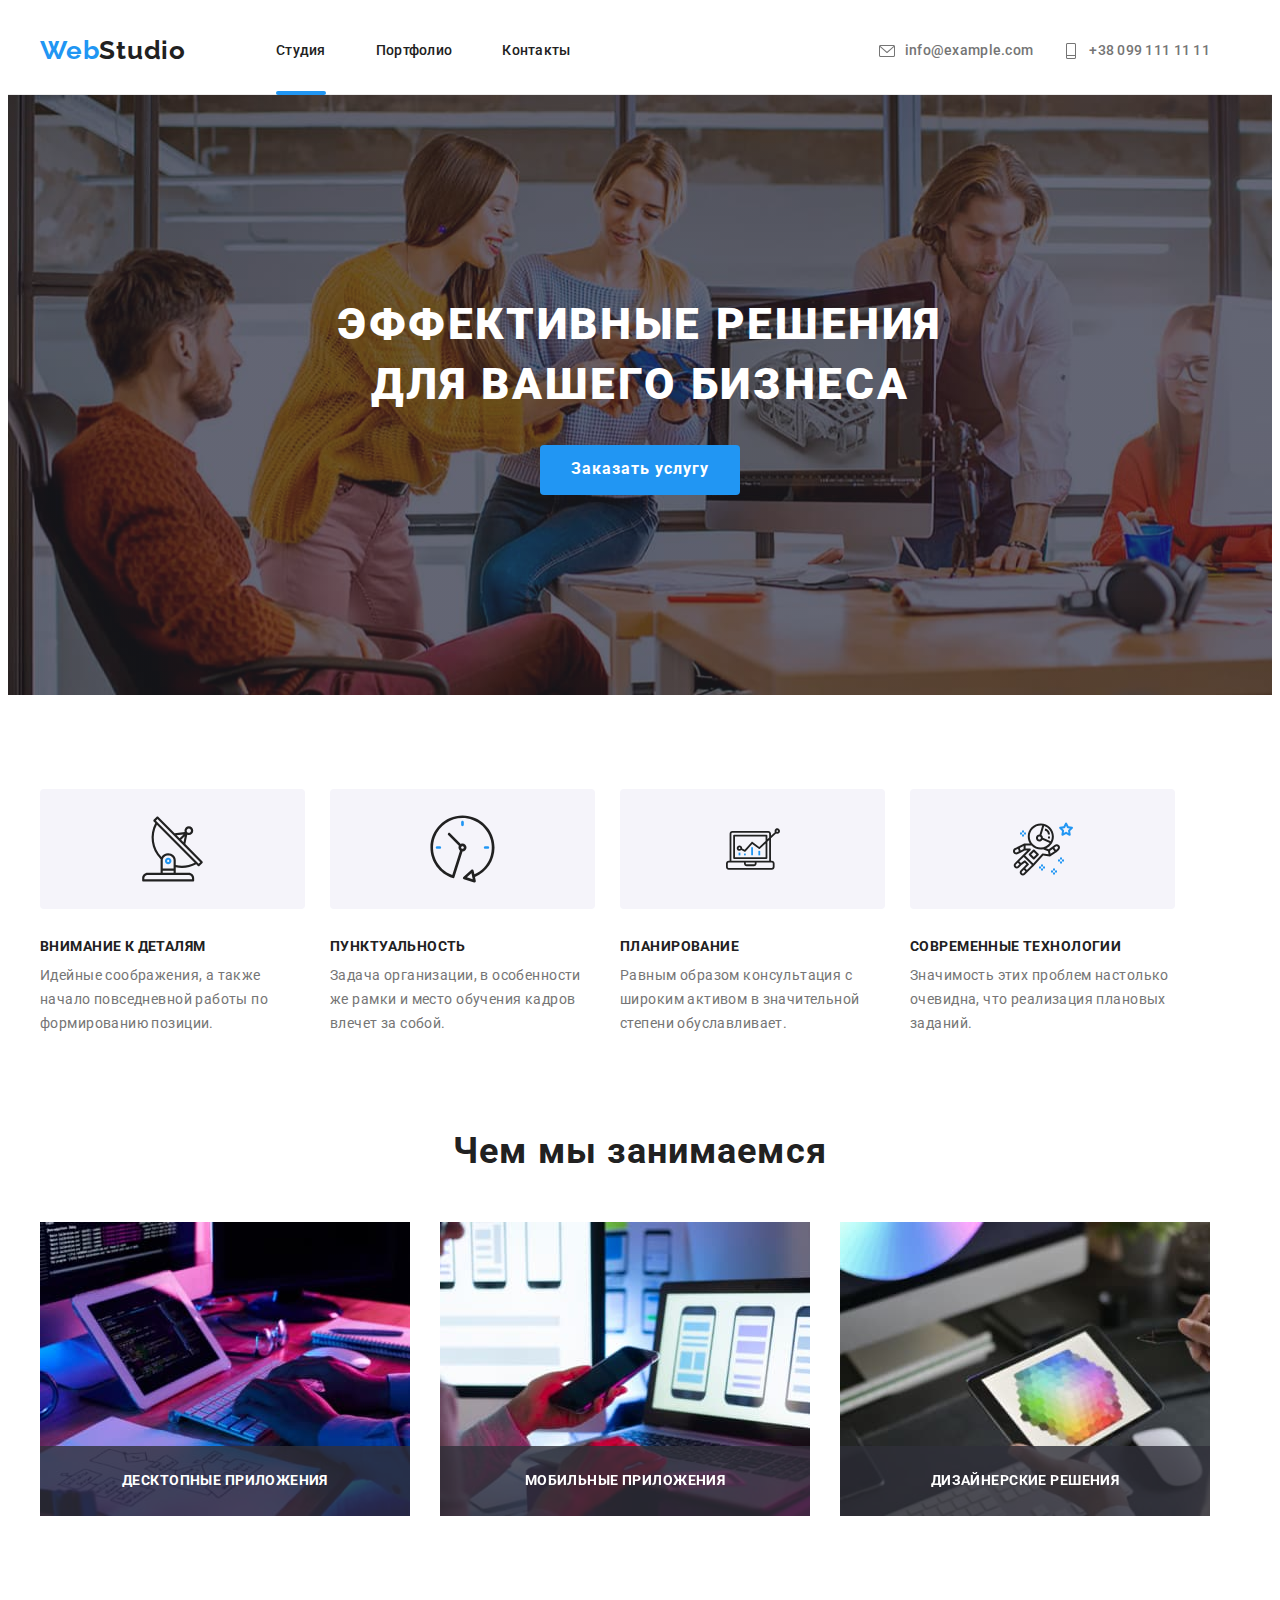
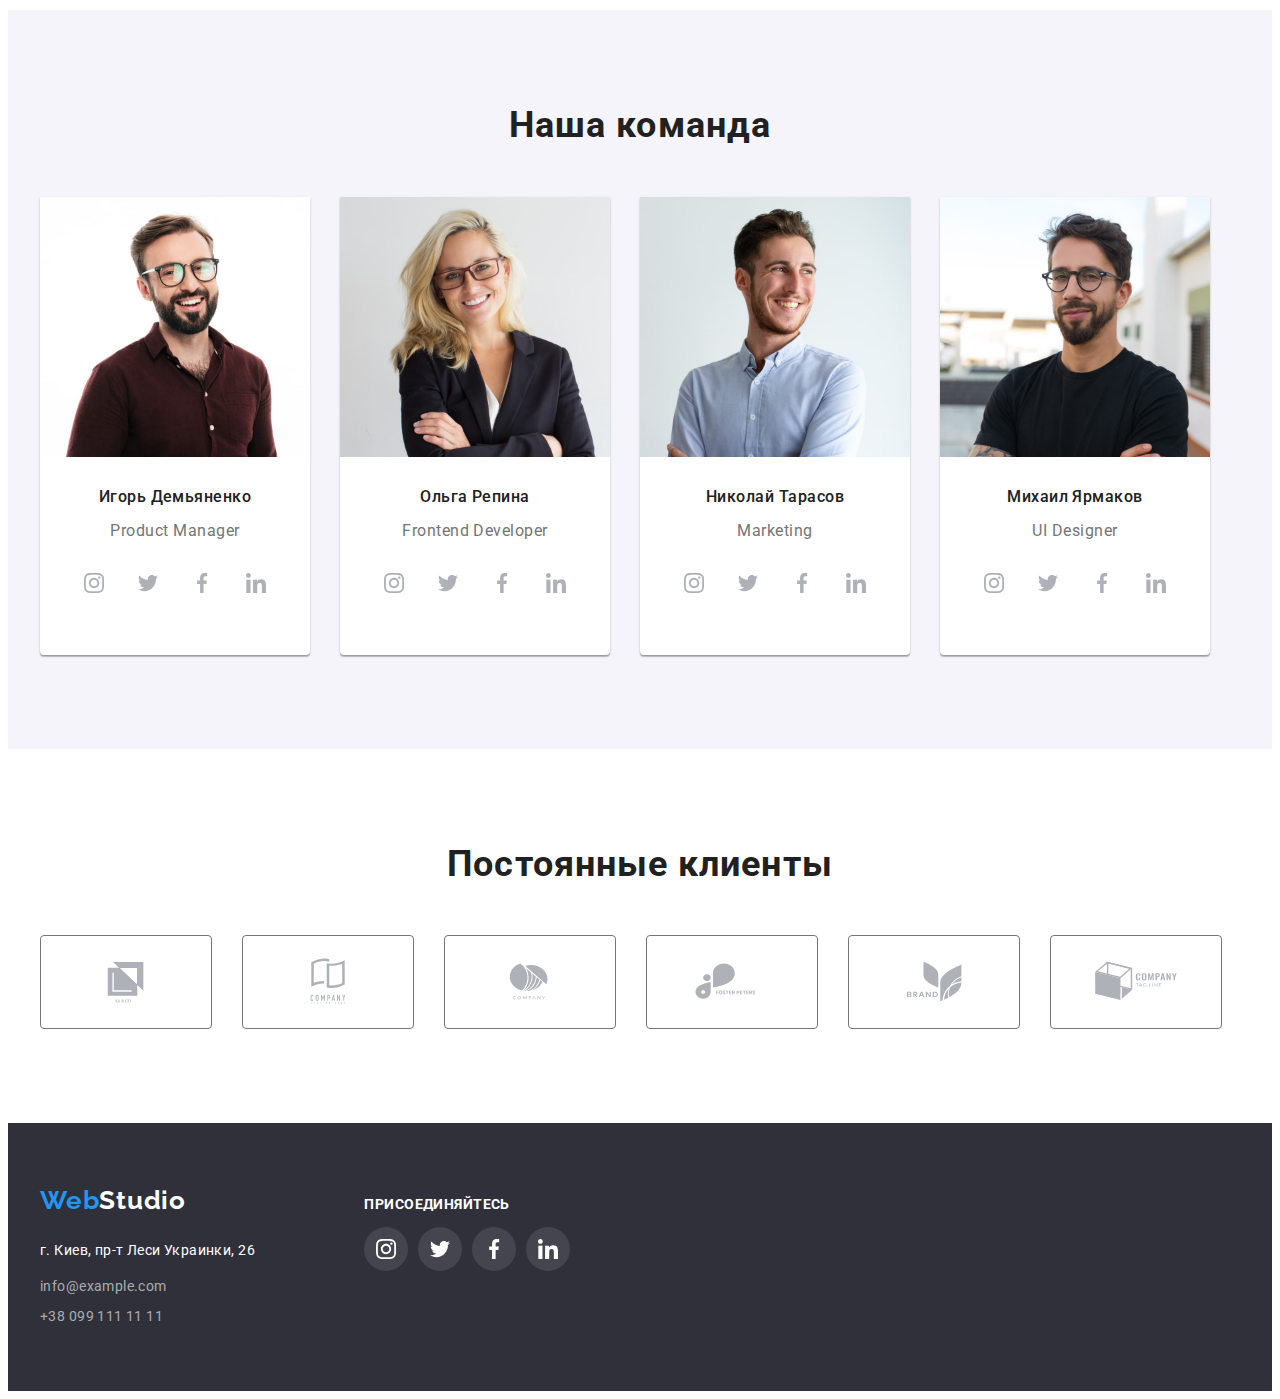
<file: index.html>
<!DOCTYPE html>
<html lang="ru">
<head>
   <meta charset="UTF-8">
   <meta name="viewport" content="width=device-width, initial-scale=1.0">
   <title>WebStudio</title>
   <link rel="preconnect" href="https://fonts.googleapis.com">
<link rel="preconnect" href="https://fonts.gstatic.com" crossorigin>
<link href="https://fonts.googleapis.com/css2?family=Raleway:wght@700&family=Roboto:wght@400;500;700;900&display=swap" rel="stylesheet">
<link rel="stylesheet" href="https://cdnjs.cloudflare.com/ajax/libs/modern-normalize/1.1.0/modern-normalize.min.css" integrity="sha512-wpPYUAdjBVSE4KJnH1VR1HeZfpl1ub8YT/NKx4PuQ5NmX2tKuGu6U/JRp5y+Y8XG2tV+wKQpNHVUX03MfMFn9Q==" crossorigin="anonymous" referrerpolicy="no-referrer" />   
<link rel="stylesheet" href="./css/styles.css">
</head>
<body>
   <header class="header">
      <nav class="container main-nav">
            <a href="./index.html" class="logo">Web<span>Studio</span>
            </a>
        <ul class="site-nav list">
         <li class="item"><a class="link current" href="./index.html">Студия</a></li>
          <li class="item"><a class="link" href="./portfolio.html">Портфолио</a></li>
          <li class="item"><a class="link" href="">Контакты</a></li>
       </ul>
     
     <div class="contact">
      
      <a class="contact-link" href="mailto:info@example.com">
         <svg class="icon-contact" width="16px" height="16px">
         <use href="./images/icons.svg#icon-envelope">
         </use>
      </svg>info@example.com</a>

      

      <a class="contact-link" href="tel:+380991111111">
         <svg class="icon-contact" width="16px" height="16px">
         <use href="./images/icons.svg#icon-vector"></use>
      </svg>
      +38 099 111 11 11
   </a>
      
     </div> 
   </nav>
   </header>
   
   <main>
       <!-- Hero section-->

      <section class="hero section">
         <div class="hero-container">
         <h1 class="hero-title">Эффективные решения для вашего бизнеса</h1>
         <button type="button" data-modal-open class="hero-button">Заказать услугу</button>
         </div>
      </section>

      <!-- Modal -->

      <div class="backdrop is-hidden" data-modal>
         <div class="modal">
<button data-modal-close class="button-close">
   <svg class="modal-svg" width="11px" height="11px">
      <use href="./images/icons.svg#icon-close"></use>
   </svg>
</button>
         </div>
      </div>


       <!-- Work section-->
   <section class="section-work section">
      <div class="container">

      <ul class="list-work list">
         <li>
            <div class="icon-work">
            <svg width="65" height="70">
               <use href="./images/icons.svg#icon-antenna">hgfhfh</use>
            </svg>
            </div>
            <h3 class="section-title">Внимание к деталям</h3>
         <p class="section-description">Идейные соображения, а также начало повседневной работы по формированию позиции.</p>
      </li>
      <li>
         <div class="icon-work">
         <svg width="67" height="70">
            <use href="./images/icons.svg#icon-clock">hgfhfh</use>
         </svg>
      </div>
         <h3 class="section-title">Пунктуальность</h3>
        <p class="section-description">Задача организации, в особенности же рамки и место обучения кадров влечет за собой.</p>
   </li>
   <li>
      <div class="icon-work">
      <svg width="70" height="54">
         <use href="./images/icons.svg#icon-diagram">hgfhfh</use>
      </svg>
   </div>
        <h3 class="section-title">Планирование</h3>
       <p class="section-description">Равным образом консультация с широким активом в значительной степени обуславливает.</p>
  </li>
  <li>
   <div class="icon-work">
   <svg width="70" height="60">
      <use href="./images/icons.svg#icon-astronaut">hgfhfh</use>
   </svg>
</div>
       <h3 class="section-title">Современные технологии</h3>
      <p class="section-description">Значимость этих проблем настолько очевидна, что реализация плановых заданий.</p>
  </li>
      </ul>
      
      </div>
   </section>

    <!-- Examples work section-->

   <section class="section-do">
      <div class="container">
      <h2 class="title">Чем мы занимаемся</h2>
<ul class="list-do list">
   <li class="item-do">
      <div class="do-thumb">     
          <img src="./images/img1.jpg" alt="Компьютер" width="370">
          <p class="do-text footer-socials-title">Десктопные приложения</p>
      </div>
      
   </li>
   <li class="item-do">
      <div class="do-thumb">     
         <img src="./images/img2.jpg" alt="Компьютер" width="370">
         <p class="do-text footer-socials-title">Мобильные приложения</p>
     </div>
   </li>
   <li class="item-do">
      <div class="do-thumb">     
         <img src="./images/img3.jpg" alt="Компьютер" width="370">
         <p class="do-text footer-socials-title">Дизайнерские решения</p>
     </div>
   </li>
</ul>
</div>
   </section>

    <!-- Team section-->

   <section class="section-team section">
      <div class="container">
      <h2 class="team-title title">Наша команда</h2>

      <ul class="team list">

          <!-- First card -->

         <li class="team-item">
            <img src="./images/team1.jpg" alt="Дизайнер" width="270">
            <div class="team-wrap">
            <h3 class="team-name">Игорь Демьяненко</h3>
            <p class="team-descr">Product Manager</p>
            </div>

            <ul class="social-team">
               <li class="social-item">
                  <a class="team-link" href="#">
                  <svg class="icon-team">
                     <use href="./images/icons.svg#icon-instagram"></use>
                  </svg>
               </a>
               </li>
               <li class="social-item">
                  <a class="team-link" href="#">
                  <svg class="icon-team">
                     <use href="./images/icons.svg#icon-twitter-1"></use>
                  </svg>
                  </a>
               </li>
               <li class="social-item">
                  <a class="team-link" href="#">
                  <svg class="icon-team">
                     <use href="./images/icons.svg#icon-facebook"></use>
                  </svg>
                  </a>
               </li>
               <li class="social-item">
                  <a class="team-link" href="#">
                  <svg class="icon-team">
                     <use href="./images/icons.svg#icon-linkedin"></use>
                  </svg>
                  </a>
               </li>
            </ul>

         </li>
         <li class="team-item">
            <img src="./images/team2.jpg" alt="Разработчик" width="270">
            <div class="team-wrap">
            <h3 class="team-name">Ольга Репина</h3>
            <p class="team-descr">Frontend Developer</p>
         </div>

         <ul class="social-team">
            <li class="social-item">
               <a class="team-link" href="#">
               <svg class="icon-team">
                  <use href="./images/icons.svg#icon-instagram"></use>
               </svg>
            </a>
            </li>
            <li class="social-item">
               <a class="team-link" href="#">
               <svg class="icon-team">
                  <use href="./images/icons.svg#icon-twitter-1"></use>
               </svg>
               </a>
            </li>
            <li class="social-item">
               <a class="team-link" href="#">
               <svg class="icon-team">
                  <use href="./images/icons.svg#icon-facebook"></use>
               </svg>
               </a>
            </li>
            <li class="social-item">
               <a class="team-link" href="#">
               <svg class="icon-team">
                  <use href="./images/icons.svg#icon-linkedin"></use>
               </svg>
               </a>
            </li>
         </ul>

         </li>
         <li class="team-item">
            <img src="./images/team3.jpg" alt="Маркетолог" width="270">
            <div class="team-wrap">
            <h3 class="team-name">Николай Тарасов</h3>
            <p class="team-descr">Marketing</p>
         </div>

         <ul class="social-team">
            <li class="social-item">
               <a class="team-link" href="#">
               <svg class="icon-team">
                  <use href="./images/icons.svg#icon-instagram"></use>
               </svg>
            </a>
            </li>
            <li class="social-item">
               <a class="team-link" href="#">
               <svg class="icon-team">
                  <use href="./images/icons.svg#icon-twitter-1"></use>
               </svg>
               </a>
            </li>
            <li class="social-item">
               <a class="team-link" href="#">
               <svg class="icon-team">
                  <use href="./images/icons.svg#icon-facebook"></use>
               </svg>
               </a>
            </li>
            <li class="social-item">
               <a class="team-link" href="#">
               <svg class="icon-team">
                  <use href="./images/icons.svg#icon-linkedin"></use>
               </svg>
               </a>
            </li>
         </ul>

         </li>
         <li class="team-item">
            <img src="./images/team4.jpg" alt="Дизайнер интерфейсов" width="270">
            <div class="team-wrap">
            <h3 class="team-name">Михаил Ярмаков</h3>
            <p class="team-descr">UI Designer</p>
         </div>

         <ul class="social-team">
            <li class="social-item">
               <a class="team-link" href="#">
               <svg class="icon-team">
                  <use href="./images/icons.svg#icon-instagram"></use>
               </svg>
            </a>
            </li>
            <li class="social-item">
               <a class="team-link" href="#">
               <svg class="icon-team">
                  <use href="./images/icons.svg#icon-twitter-1"></use>
               </svg>
               </a>
            </li>
            <li class="social-item">
               <a class="team-link" href="#">
               <svg class="icon-team">
                  <use href="./images/icons.svg#icon-facebook"></use>
               </svg>
               </a>
            </li>
            <li class="social-item">
               <a class="team-link" href="#">
               <svg class="icon-team">
                  <use href="./images/icons.svg#icon-linkedin"></use>
               </svg>
               </a>
            </li>
         </ul>

         </li>
      </ul>
      </div>
   </section>

   <!-- Clients -->

   <section class="clients">
      <div class="container">

         <h2 class="clients-title title">Постоянные клиенты</h2>

         <ul class="clients-list">
            <li class="clients-item">
               <a href="#" class="clients-link">
                  <svg class="icon-clients" >
                  <use href="./images/icons.svg#icon-logo">
                  </use>
               </svg>
            </a>
            </li>
            <li class="clients-item">
               <a href="#" class="clients-link">
                  <svg class="icon-clients">
                  <use href="./images/icons.svg#icon-logo-1">
                  </use>
               </svg>
            </a>
            </li>
            <li class="clients-item">
               <a href="#" class="clients-link">
                  <svg class="icon-clients">
                  <use href="./images/icons.svg#icon-logo-2">
                  </use>
               </svg>
            </a>
            </li>
            <li class="clients-item">
               <a href="#" class="clients-link">
                  <svg class="icon-clients">
                  <use href="./images/icons.svg#icon-logo-3">
                  </use>
               </svg>
            </a>
            </li>
            <li class="clients-item">
               <a href="#" class="clients-link">
                  <svg class="icon-clients">
                  <use href="./images/icons.svg#icon-logo-4">
                  </use>
               </svg>
            </a>
            </li>
            <li class="clients-item">
               <a href="#" class="clients-link">
                  <svg class="icon-clients">
                  <use href="./images/icons.svg#icon-logo-5">
                  </use>
               </svg>
            </a>
            </li>
         </ul>
      </div>
   </section>
   </main>

    <!-- Footer Ooo-->

   <footer class="footer">

      <div class="container">
      <div class="footer-wrap">
      <a href="" class="logo footer">Web<span>Studio</span></a>
      <div class="adress-wrap">
         <p class="adress">г. Киев, пр-т Леси Украинки, 26</p>
         <a class="footer-link" href="mailto:info@example.com">info@example.com</a><br />
         <a class="footer-link" href="tel:+380991111111">+38 099 111 11 11</a>
      </div>
      </div>

      <!-- Socials -->

<div class="footer-socials">
   <p class="footer-socials-title">Присоединяйтесь</p>

   <ul class="social-footer">

      <li class="social-footer-item">
         <a class="social-footer-link" href="#">
         <svg class="icon-footer" width="20" height="20">
            <use href="./images/icons.svg#icon-instagram"></use>
         </svg>
      </a>

      </li>
      <li class="social-footer-item">
         <a class="social-footer-link" href="#">
         <svg class="icon-footer" width="20" height="20">
            <use href="./images/icons.svg#icon-twitter-1"></use>
         </svg>
         </a>
      </li>

      <li class="social-footer-item">
         <a class="social-footer-link" href="#">
         <svg class="icon-footer" width="20" height="20">
            <use href="./images/icons.svg#icon-facebook"></use>
         </svg>
         </a>
      </li>

      <li class="social-footer-item">
         <a class="social-footer-link" href="#">
         <svg class="icon-footer" width="20" height="20">
            <use href="./images/icons.svg#icon-linkedin"></use>
         </svg>
         </a>
      </li>

   </ul>

</div>
      </div>
   </footer>
   <script src="./js/modal.js"></script>
</body>
</html>
</file>
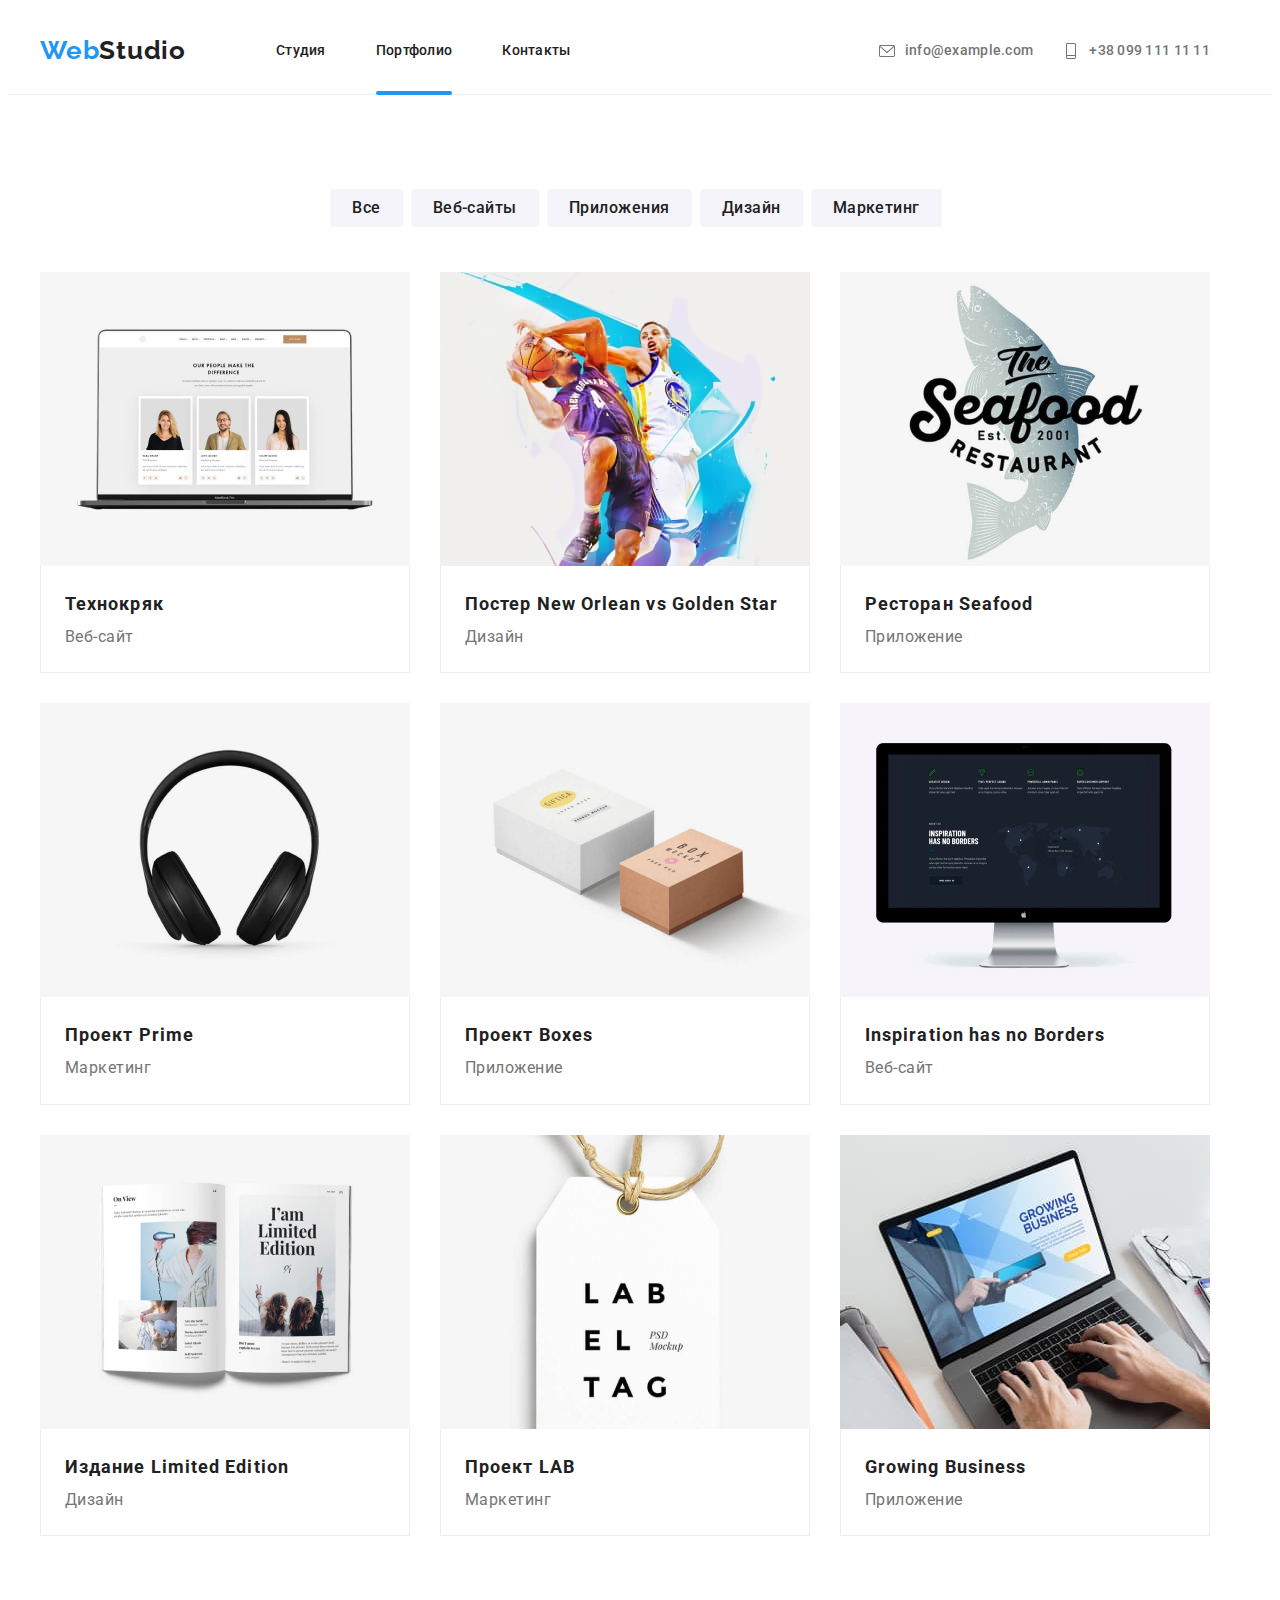
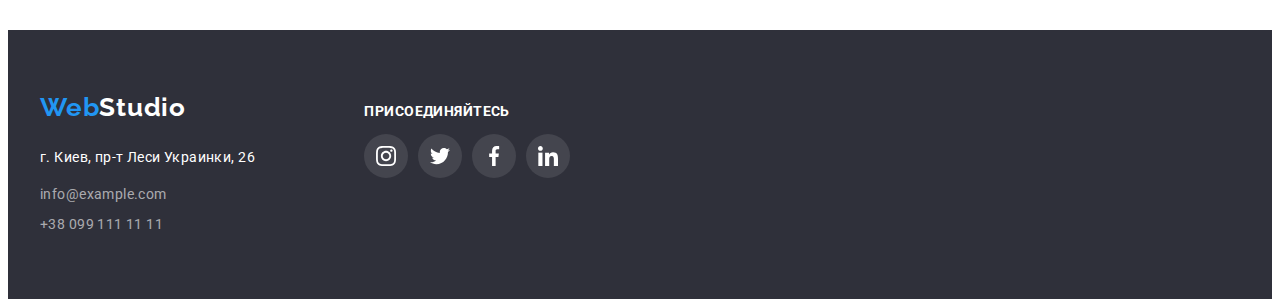
<file: portfolio.html>
<!DOCTYPE html>
<html lang="ru">
<head>
   <meta charset="UTF-8">
   <meta name="viewport" content="width=device-width, initial-scale=1.0">
   <title>Document</title>
   <link rel="preconnect" href="https://fonts.googleapis.com">
   <link rel="preconnect" href="https://fonts.gstatic.com" crossorigin>
   <link href="https://fonts.googleapis.com/css2?family=Raleway:wght@700&family=Roboto:wght@400;500;700;900&display=swap" rel="stylesheet">
   <link rel="stylesheet" href="https://cdnjs.cloudflare.com/ajax/libs/modern-normalize/1.1.0/modern-normalize.min.css" integrity="sha512-wpPYUAdjBVSE4KJnH1VR1HeZfpl1ub8YT/NKx4PuQ5NmX2tKuGu6U/JRp5y+Y8XG2tV+wKQpNHVUX03MfMFn9Q==" crossorigin="anonymous" referrerpolicy="no-referrer" />
   <link rel="stylesheet" href="./css/portfolio.css">
   <link rel="stylesheet" href="./css/styles.css">
</head>
<body>

    <header class="header">
        <nav class="container main-nav">
              <a href="./index.html" class="logo">Web<span>Studio</span>
              </a>
          <ul class="site-nav list">
            <li class="item"><a class="link" href="./index.html">Студия</a></li>
            <li class="item"><a class="link current" href="./portfolio.html">Портфолио</a></li>
            <li class="item"><a class="link" href="">Контакты</a></li>
         </ul>
       
       <div class="contact">
        
        <a class="contact-link" href="mailto:info@example.com">
           <svg class="icon-contact" width="16px" height="16px">
           <use href="./images/icons.svg#icon-envelope">
           </use>
        </svg>info@example.com</a>
  
        
  
        <a class="contact-link" href="tel:+380991111111">
           <svg class="icon-contact" width="16px" height="16px">
           <use href="./images/icons.svg#icon-vector"></use>
        </svg>
        +38 099 111 11 11
     </a>
        
       </div> 
     </nav>
     </header>
   
<main>
    <section class="section">
        <div class="container">

        <h1 class="section examples-title">Примеры работ</h1>

        <ul class="button-list list">
            <li><button class="button-bt" type="button">Все</button></li>
            <li><button class="button-bt" type="button">Веб-сайты</button></li>
            <li><button class="button-bt" type="button">Приложения</button></li>
            <li><button class="button-bt" type="button">Дизайн</button></li>
            <li><button class="button-bt" type="button">Маркетинг</button></li>
        </ul>


        <ul class="main-list list">
            <li class="main-item">
                <div class="main-thumb">
                <img src="./images/port1.jpg" alt="Веб-сайт" width="370">
                <p class="main-descr">Технокряк это современная площадка распространения коронавируса. Компании используют эту платформу для цифрового шпионажа и атак на защищённые сервера конкурентов.</p>
            </div>
                <div class="main-wrap">
                <h2>Технокряк</h2>
                <p class="list-description">Веб-сайт</p>
            </div>
            </li>
            <li class="main-item">
                   <div class="main-thumb">
                <img src="./images/port2.jpg" alt="Дизайн" width="370">
                <p class="main-descr">Технокряк это современная площадка распространения коронавируса. Компании используют эту платформу для цифрового шпионажа и атак на защищённые сервера конкурентов.</p>
            </div>
                <div class="main-wrap">
                <h2>Постер New Orlean vs Golden Star</h2>
                <p class="list-description">Дизайн</p>
            </div>
            </li>
            <li class="main-item">
                   <div class="main-thumb">
                <img src="./images/port3.jpg" alt="Приложение" width="370">
                <p class="main-descr">Технокряк это современная площадка распространения коронавируса. Компании используют эту платформу для цифрового шпионажа и атак на защищённые сервера конкурентов.</p>
            </div>
                <div class="main-wrap">
                <h2>Ресторан Seafood</h2>
                <p class="list-description">Приложение</p>
            </div>
            </li>
            <li class="main-item">
                   <div class="main-thumb">
                <img src="./images/port4.jpg" alt="Маркетинг" width="370">
                <p class="main-descr">Технокряк это современная площадка распространения коронавируса. Компании используют эту платформу для цифрового шпионажа и атак на защищённые сервера конкурентов.</p>
            </div>
                <div class="main-wrap">
                <h2>Проект Prime</h2>
                <p class="list-description">Маркетинг</p>
            </div>
            </li>
            <li class="main-item">
                   <div class="main-thumb">
                <img src="./images/port5.jpg" alt="Приложение" width="370">
                <p class="main-descr">Технокряк это современная площадка распространения коронавируса. Компании используют эту платформу для цифрового шпионажа и атак на защищённые сервера конкурентов.</p>
            </div>
                <div class="main-wrap">
                <h2>Проект Boxes</h2>
                <p class="list-description">Приложение</p>
            </div>
            </li>
            <li class="main-item">
                   <div class="main-thumb">
                <img src="./images/port6.jpg" alt="Веб-сайт" width="370">
                <p class="main-descr">Технокряк это современная площадка распространения коронавируса. Компании используют эту платформу для цифрового шпионажа и атак на защищённые сервера конкурентов.</p>
            </div>
                <div class="main-wrap">
                <h2>Inspiration has no Borders</h2>
                <p class="list-description">Веб-сайт</p>
            </div>
            </li>
            <li class="main-item">
                   <div class="main-thumb">
                <img src="./images/port7.jpg" alt="Дизайн" width="370">
                <p class="main-descr">Технокряк это современная площадка распространения коронавируса. Компании используют эту платформу для цифрового шпионажа и атак на защищённые сервера конкурентов.</p>
            </div>
                <div class="main-wrap">
                <h2>Издание Limited Edition</h2>
                <p class="list-description">Дизайн</p>
            </div>
            </li>
            <li class="main-item">
                   <div class="main-thumb">
                <img src="./images/port8.jpg" alt="Маркетинг" width="370">
                <p class="main-descr">Технокряк это современная площадка распространения коронавируса. Компании используют эту платформу для цифрового шпионажа и атак на защищённые сервера конкурентов.</p>
            </div>
                <div class="main-wrap">
                <h2>Проект LAB</h2>
                <p class="list-description">Маркетинг</p>
            </div>
            </li>
            <li class="main-item">
                   <div class="main-thumb">
                <img src="./images/port9.jpg" alt="Приложение" width="370">
                <p class="main-descr">Технокряк это современная площадка распространения коронавируса. Компании используют эту платформу для цифрового шпионажа и атак на защищённые сервера конкурентов.</p>
            </div>
                <div class="main-wrap">
                <h2>Growing Business</h2>
                <p class="list-description">Приложение</p>
            </div>
            </li>
        </ul>
        </div>
    </section>
</main>

 <!-- Footer Ooo-->

 <footer class="footer">

    <div class="container">
    <div class="footer-wrap">
    <a href="" class="logo footer">Web<span>Studio</span></a>
    <div class="adress-wrap">
       <p class="adress">г. Киев, пр-т Леси Украинки, 26</p>
       <a class="footer-link" href="mailto:info@example.com">info@example.com</a><br />
       <a class="footer-link" href="tel:+380991111111">+38 099 111 11 11</a>
    </div>
    </div>

    <!-- Socials -->

<div class="footer-socials">
 <p class="footer-socials-title">Присоединяйтесь</p>

 <ul class="social-footer">

    <li class="social-footer-item">
       <a class="social-footer-link" href="#">
       <svg class="icon-footer" width="20" height="20">
          <use href="./images/icons.svg#icon-instagram"></use>
       </svg>
    </a>

    </li>
    <li class="social-footer-item">
       <a class="social-footer-link" href="#">
       <svg class="icon-footer" width="20" height="20">
          <use href="./images/icons.svg#icon-twitter-1"></use>
       </svg>
       </a>
    </li>

    <li class="social-footer-item">
       <a class="social-footer-link" href="#">
       <svg class="icon-footer" width="20" height="20">
          <use href="./images/icons.svg#icon-facebook"></use>
       </svg>
       </a>
    </li>

    <li class="social-footer-item">
       <a class="social-footer-link" href="#">
       <svg class="icon-footer" width="20" height="20">
          <use href="./images/icons.svg#icon-linkedin"></use>
       </svg>
       </a>
    </li>

 </ul>

</div>
    </div>
 </footer>

</body>
</html>
</file>
<file: css/styles.css>
:root{
    --primary-text-color: #212121;
    --secondary-text-color: #757575;
    --primary-white-color: #FFFFFF;
    --accent-color: #2196F3;
    --background-color: #2F303A;
    --background-button: #F5F4FA;
    --socials-color: #afb1b8;
}

body{
    color: var(--secondary-text-color);
    font-family: 'Roboto', sans-serif;
    font-size: 16px;
    line-height: 1.87;
    letter-spacing: 0.03em;
    text-align: left;
}

.section{
    padding-top: 94px;
    padding-bottom: 94px;
}

ul {
    margin: 0;
    padding: 0;
    list-style: none;
  }

img{
    display: block;
}

h1,h2,h3,h4,h5,h6{
    color: var(--primary-text-color);
    margin: 0;
    font-size: 18px;
    font-weight: 700;
    line-height: 2;
    letter-spacing: 0.06em;
}


/* Logo */

.logo{
    font-family: 'Raleway', sans-serif;
    color: var(--accent-color) ;
    
font-size: 26px;

font-weight: 700;
line-height: 1.19;
letter-spacing: 0.03em;
text-align: left;
text-decoration: none;
}

.logo > span{
    color: var(--primary-text-color);
    font-size: 26px;
    line-height: 1.38;
    letter-spacing: 0.03em;
    margin-right: 90px;
}

/* Site-nav */

.header{
    
    border-bottom: 1px solid #ECECEC ;
    padding-top: 25px;
    padding-bottom: 25px;

}

.container{
    width: 1200px;
    padding-left: 15px;
    padding-right: 15px;
    margin-left: auto;
    margin-right: auto;
}

.main-nav{
    display: flex;
    align-items: center;
}

.site-nav{
    display: flex;
   
}

.site-nav .link{
    display: block;
    font-weight: 500;
    font-size: 14px;
    line-height: 1.14;
    letter-spacing: 0.02em;
    color: var(--primary-text-color);
    text-decoration: none;
}

.site-nav .item{
    margin-right: 50px;
}

.site-nav .item:last-child{
    margin-right: 0;
}

.site-nav .link:hover,
.site-nav .link:focus{
    color: var(--accent-color);
    transition: color 250ms cubic-bezier(0.4, 0, 0.2, 1);
}

.current{
    position: relative;
}

.current::after{
    display: inline-block;
    position: absolute;
    content: "";
    width: 100%;
    height: 4px;
    background-color: #2196F3;
    bottom: -36px;
    left: 0;
    border-radius: 2px;

}

.list{
    list-style: none;
}

/* Contact */

.icon-contact{
    
    margin-right: 10px;
}

.contact-link{
    margin-right: 30px;
}

.contact{
    display: flex;
    margin-left: auto;
    
    
}

.contact-link{
    display: flex;
    color: var(--secondary-text-color);
    font-weight: 500;
    font-size: 14px;
    line-height: 1.14;
    letter-spacing: 0.02em;
    text-decoration: none;
    align-items: center;
}

.icon-contact{
    fill: var(--secondary-text-color);
}


.contact-link:first-child{
    margin-right: 30px;
}

.contact-link:hover,
.contact-link:focus{
    color: var(--accent-color);
    transition: color 250ms cubic-bezier(0.4, 0, 0.2, 1);
}

.contact-link:hover .icon-contact,
.contact-link:focus .icon-contact{
    fill: var(--accent-color);
    transition: fill 250ms cubic-bezier(0.4, 0, 0.2, 1);
}





/* Hero */

.hero{
    
    background-image: linear-gradient(
        to right, rgba(47,48,58,0.4), rgba(47,48,58,0.4)
    ),
    url(../images/hero.jpg);
    max-width: 1600px;
    padding-top: 200px;
    padding-bottom: 200px;
    margin-left: auto;
    margin-right: auto;
}

.hero-container{
    width: 640px;
    text-align: center;
    margin-left: auto;
    margin-right: auto;

}

.hero-title{
    
    color: var(--primary-white-color);
font-size: 44px;
font-weight: 900;
line-height: 1.36;
letter-spacing: 0.06em;
text-align: center;
text-transform: uppercase;
margin-bottom: 30px;

}

.hero-button{
    color: var(--primary-white-color);
    background-color: var(--accent-color);
    font-family: 'Roboto', sans-serif;
    width: 200px;
    height: 50px;
    border-radius: 4px;
    padding: 0;
    border: 0;
font-size: 16px;
font-style: normal;
font-weight: 700;
line-height: 1.88;
letter-spacing: 0.06em;
text-align: center;
cursor: pointer;
}

/* Modal */

.backdrop{
    position: fixed;
    width: 100%;
    height: 100%;
    background-color: rgba(0, 0, 0, 0.2);
    top: 0;
    left: 0;
    opacity: 1;
    transition: opacity 250ms cubic-bezier(0.4, 0, 0.2, 1);
}

.backdrop.is-hidden{
    opacity: 0;
    pointer-events: none;
}

.modal{
    position: absolute;
    width: 528px;
    height: 581px;
    background-color: var(--primary-white-color);
    top: 50%;
    left: 50%;
    transform: translate(-50%, -50%);
    box-shadow: 0px 1px 3px rgba(0, 0, 0, 0.12), 0px 1px 1px rgba(0, 0, 0, 0.14), 0px 2px 1px rgba(0, 0, 0, 0.2);
    border-radius: 4px;
    translate: transform 250ms cubic-bezier(0.4, 0, 0.2, 1);
}

.button-close{
    display: flex;
    margin-top: 8px;
    margin-right: 8px;
    margin-left: auto;
    border: 1px solid rgba(0, 0, 0, 0.1);
    border-radius: 50%;
    background-color: transparent;
    width: 30px;
    height: 30px;
    cursor: pointer;
    align-items: center;
    justify-content: center;
    translate: color 250ms cubic-bezier(0.4, 0, 0.2, 1);
}


/* Section Work */

.icon-work{
    display: flex;
  min-height: 120px;
  background-color: var(--background-button);
  justify-content: center;
  align-items: center;
  border-radius: 4px;
  margin-bottom: 30px;
}

.section-work{
    padding-bottom: 47px;
}

.list-work{
    display: flex;
    padding-left: 0;
}

.list-work > li{
    width: 265px;
    margin-right: 25px;
}

.list-work > li:last-child{
    margin-right: 0;
}

.section-description{
font-size: 14px;
line-height: 1.71;
letter-spacing: 0.03em;
margin: 0;
margin-top: 10px;
}

.section-title{

font-size: 14px;
font-weight: 700;
line-height: 1.14;
letter-spacing: 0.03em;
text-transform: uppercase;
}



.section-do,
.section-team{
    margin-left: auto;
    margin-right: auto;
    
}

.section-do{
    padding-top: 47px;
    padding-bottom: 94px;
}

.section-do .title{
    margin-bottom: 50px;
}

.section-team{
    background-color: var(--background-button);
    padding-bottom: 94px;
}

.list-do{
    display: flex;
    padding-left: 0;
    margin-top: 0;
    margin-bottom: 0;
}

.item-do{  
    margin-right: 30px;
}

.item-do:last-child{
    margin-right: 0;
}

.do-thumb{
    position: relative;
    
}

.do-text {
    position: absolute;
    bottom: 0;
    background: rgba(47, 48, 58, 0.8);
    padding-top: 27px;
    padding-bottom: 27px;
    margin: 0;
    width: 100%;
    text-align: center;

}


.title{
font-size: 36px;
font-weight: 700;
line-height: 1.17;
letter-spacing: 0.03em;
text-align: center;

}

/* Team */
.team-name{
font-size: 16px;
font-weight: 500;
line-height: 1.19;
letter-spacing: 0.03em;
}

.team-title{
    margin-bottom: 50px;
}

.team{
    display: flex;
    padding-left: 0;
}

.team-descr{
    margin: 0;
    margin-top: 10px;
    
}

.team-item{
    margin-right: 30px;
    min-height: 428px;
    background-color: var(--primary-white-color);
    box-shadow: 0px 1px 3px rgba(0, 0, 0, 0.12), 0px 1px 1px rgba(0, 0, 0, 0.14), 0px 2px 1px rgba(0, 0, 0, 0.2);
    border-radius: 0px 0px 4px 4px;
    padding-bottom: 30px;
}

.team-item:last-child{
    margin: 0;
}

.team-wrap{
    text-align: center;
    margin-top: 30px;
    margin-bottom: 16px;
}

.team-name{
    margin: 0;
}

/* Team socials */

.social-team{
    display: flex;
    justify-content: space-around;
    padding-left: 32px;
    padding-right: 32px;
}

.icon-team{
    width: 20px;
    height: 20px;
    fill: var(--socials-color);
}

.social-item{
    display: flex;
    align-items: center;
    margin-right: 10px;
}

.social-item:last-child{
    margin-right: 0;
}

.team-link{
    display: flex;
    width: 44px;
    height: 44px;
    align-items: center;
    justify-content: center;
    
}



.team-link:hover,
.team-link:focus{
    background-color: var(--accent-color);
    border-radius: 50%;
    transition: background-color 250ms cubic-bezier(0.4, 0, 0.2, 1);
}




.team-link:hover .icon-team,
.team-link:focus .icon-team{
    fill: var(--primary-white-color);
    transition: fill 250ms cubic-bezier(0.4, 0, 0.2, 1);
   
}


button{
    color:var(--primary-text-color);
}

button:hover,
button:focus{
    background-color: var(--accent-color);
    color: var(--primary-white-color);
    transition: background-color 250ms cubic-bezier(0.4, 0, 0.2, 1);
    transition: color 250ms cubic-bezier(0.4, 0, 0.2, 1);
}

/* Clients */

.clients{
    padding-top: 94px;
    padding-bottom: 94px;
}

.clients-title{
    
    margin-bottom: 50px;
}

.clients-list{
    display: flex;
    
}

.clients-item{
    border: 1px solid;
    border-radius: 4px;
    margin-right: 30px;
    width: 170px;
    height: 92px;
}

.clients-item:last-child{
    margin-right: 0;
}



.icon-clients{
    width: 170px;
    height: 92px;
    fill: var(--socials-color);
}

.clients-link{
    font-size: 0;
}

.clients-link:hover .icon-clients,
.clients-link:focus .icon-clients{
    fill: var(--accent-color);
    border: 1px solid var(--accent-color);
    border-radius: 4px;
    transition: fill 250ms cubic-bezier(0.4, 0, 0.2, 1);
}

/* Footer */

.footer{
    background-color: var(--background-color);
    padding-top: 60px;
    padding-bottom: 60px;
}

.footer-wrap{
    display: inline-flex;
    flex-wrap: wrap;
    flex-direction: column;
    width: 250px;
}


.logo.footer > span{
    color: var(--primary-white-color);
}

.logo.footer{
    padding: 0;
}

.adress{
    color: var(--primary-white-color);
    font-size: 14px;
    line-height: 1.71;
    letter-spacing: 0.03em;
    font-style: normal;
    margin-top: 20px;
    margin-bottom: 9px;
}

.footer-link{
    color: #FFFFFF99;
font-size: 14px;
line-height: 1.71px;
letter-spacing: 0.03em;
text-decoration: none;
font-style: normal;
margin-bottom: 9px;
}

.footer-link:hover,
.footer-link:focus{
    color: var(--accent-color);
    transition: color 250ms cubic-bezier(0.4, 0, 0.2, 1);
}

/* Footer socials */

.footer-socials-title{
    color:var(--primary-white-color);
    text-transform: uppercase;;
font-size: 14px;
font-weight: 700;
line-height: 1.14;
letter-spacing: 0.03em;
}

.footer-socials{
display: inline-flex;
flex-direction: column;
margin-left: 70px;
   
}

.social-footer{
    display: flex;
    justify-content: space-around;
}

.social-footer-link{
    background-color: rgba(255, 255, 255, 0.1);
    width: 44px;
    height: 44px;
    border-radius: 50%;
    display: flex;
    align-items: center;
    justify-content: center;
    margin-right: 10px;
}

.social-footer-link:hover,
.social-footer-link:focus{
    background-color: var(--accent-color);
    background-size: inherit;
    border-radius: 50%;
    transition: background-color 250ms cubic-bezier(0.4, 0, 0.2, 1);
   
}

.icon-footer{
    display: flex;
    justify-content: center;
    align-items: center;
    fill: var(--primary-white-color);
     
}
</file>
<file: css/portfolio.css>
/* section buttons */

.button-bt{
    background-color: var(--background-button);
    color:var(--primary-text-color);
    font-family: 'Roboto', sans-serif;
font-size: 16px;
font-weight: 500;
line-height: 1.6;
letter-spacing: 0.03em;

text-align: center;
cursor: pointer;

margin-right: 8px;
height: 38px;
padding-left: 22px;
padding-right: 22px;
border: 0;
border-radius: 4px;

transition: background-color 250ms cubic-bezier(0.4, 0, 0.2, 1),
color 250ms cubic-bezier(0.4, 0, 0.2, 1),
box-shadow 250ms cubic-bezier(0.4, 0, 0.2, 1);
}

.button-bt:hover,
.button-bt:focus{
    background-color: var(--accent-color);
    color: var(--primary-white-color);
    box-shadow: 0px 1px 1px rgba(0, 0, 0, 0.12), 0px 4px 4px rgba(0, 0, 0, 0.06), 1px 4px 6px rgba(0, 0, 0, 0.16);
    
}

.list-description{
font-size: 16px;
line-height: 1.9;
letter-spacing: 0.03em;
text-align: left;
margin: 0;
}

/* Section examples */



.button-list{

    display: flex;
    justify-content: center;
    margin-top: 0;
    margin-bottom: 45px;
}

.examples-title{
    display: none;
}

.main-list{
    display: flex;
    flex-wrap: wrap;
}

.main-item{
    margin-right: 30px;
    margin-bottom: 30px;
}

.main-item:hover{
    box-shadow: 0px 1px 1px rgba(0, 0, 0, 0.12), 0px 4px 4px rgba(0, 0, 0, 0.06), 1px 4px 6px rgba(0, 0, 0, 0.16);
    transition: box-shadow 250ms cubic-bezier(0.4, 0, 0.2, 1);
}

.main-item:nth-child(3n+3){
    margin-right: 0;
}

.main-item:nth-last-child(-n+3){
    margin-bottom: 0;
}

.main-wrap{
    padding: 20px 24px 20px 24px;
    border-left: 1px solid #EEEEEE;
    border-right: 1px solid #EEEEEE;
    border-bottom: 1px solid #EEEEEE;
}

.examples-title{
    display: none;
}

/* Overlay */

.main-thumb{
 position: relative;
 overflow: hidden;
}

.main-descr{
  position: absolute;
  display: inline-block;
  
  
  color: var(--primary-white-color);
  background-color: rgba(33, 150, 243, 0.9);
  font-size: 18px;
  line-height: 1.55;
  letter-spacing: 0.03em;
  width: 100%;
  height: 100%;
  padding: 63px 24px;
  margin: 0;
  left: 0;
  top: 0;
  transform: translateY(100%);
  transition: transform 250ms cubic-bezier(0.4, 0, 0.2, 1);
  
}

.main-item:hover .main-descr{
    transform: translateY(0);
    
}
</file>
